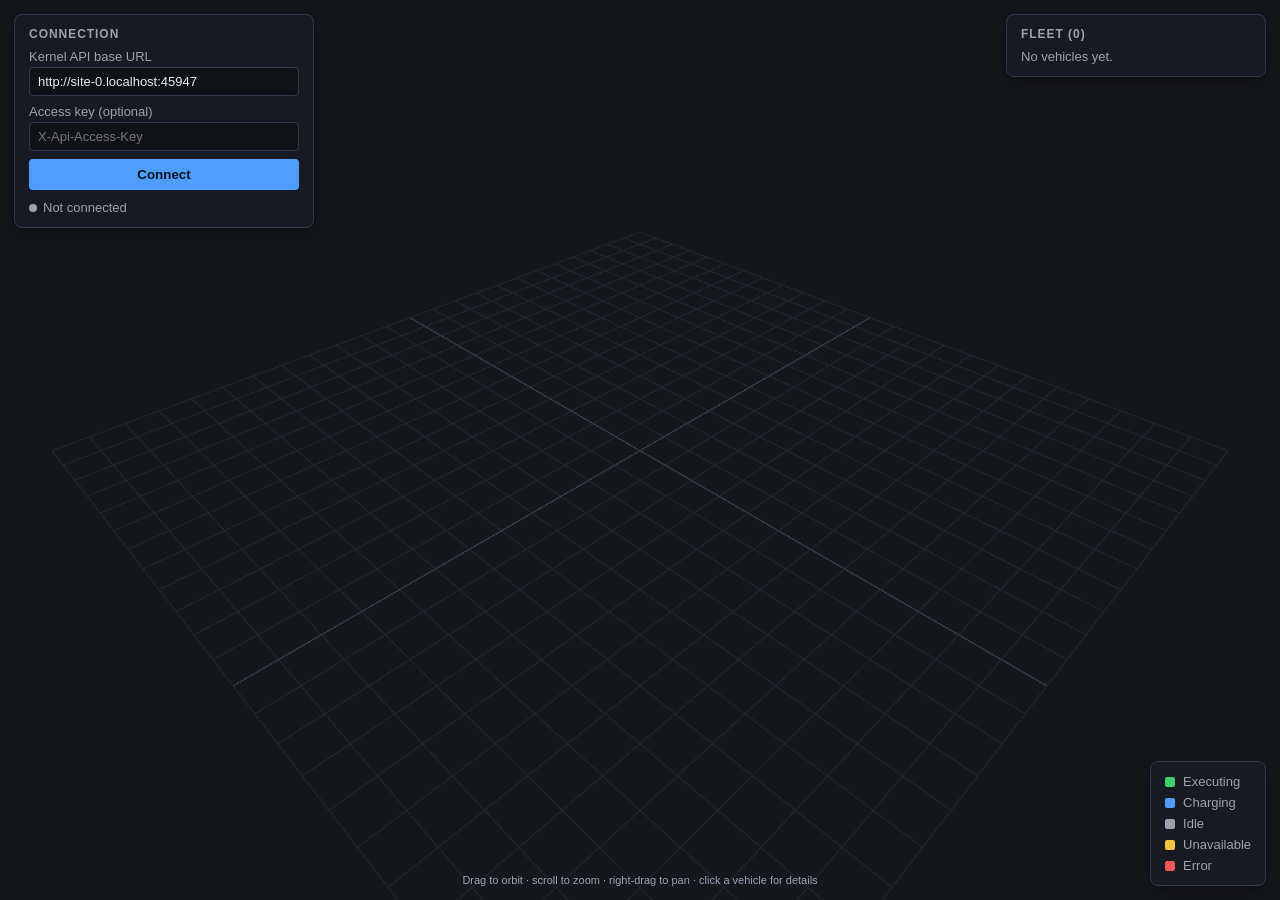
<file: opentcs-kernel-extension-http-services/src/main/resources/org/opentcs/kernel/extensions/servicewebapi/webviewer3d/index.html>
<!--
SPDX-FileCopyrightText: The openTCS Authors
SPDX-License-Identifier: MIT
-->
<!DOCTYPE html>
<html lang="en">
<head>
<meta charset="UTF-8" />
<meta name="viewport" content="width=device-width, initial-scale=1.0" />
<title>openTCS &ndash; 3D Fleet Viewer</title>
<style>
  :root {
    color-scheme: dark;
    --bg: #14171c;
    --panel-bg: rgba(24, 28, 35, 0.92);
    --panel-border: #33394a;
    --text: #e6e9ef;
    --text-dim: #9aa3b2;
    --accent: #4f9dff;
    --ok: #3ecf6a;
    --warn: #f5c542;
    --err: #ef5757;
  }

  * {
    box-sizing: border-box;
  }

  html, body {
    margin: 0;
    height: 100%;
    background: var(--bg);
    color: var(--text);
    font-family: "Segoe UI", Roboto, Helvetica, Arial, sans-serif;
    font-size: 13px;
    overflow: hidden;
  }

  #viewport {
    position: fixed;
    inset: 0;
  }

  #viewport canvas {
    display: block;
  }

  .panel {
    position: fixed;
    background: var(--panel-bg);
    border: 1px solid var(--panel-border);
    border-radius: 8px;
    padding: 12px 14px;
    backdrop-filter: blur(6px);
    box-shadow: 0 4px 18px rgba(0, 0, 0, 0.35);
  }

  .panel h2 {
    margin: 0 0 8px;
    font-size: 12px;
    letter-spacing: 0.08em;
    text-transform: uppercase;
    color: var(--text-dim);
  }

  #settingsPanel {
    top: 14px;
    left: 14px;
    width: 300px;
  }

  #settingsPanel .row {
    display: flex;
    gap: 6px;
    margin-bottom: 8px;
  }

  #settingsPanel label {
    display: block;
    color: var(--text-dim);
    margin-bottom: 3px;
  }

  #settingsPanel input {
    width: 100%;
    background: #0f1216;
    border: 1px solid var(--panel-border);
    border-radius: 4px;
    color: var(--text);
    padding: 6px 8px;
    font-size: 13px;
  }

  #settingsPanel button {
    width: 100%;
    background: var(--accent);
    border: none;
    border-radius: 4px;
    color: #08131f;
    font-weight: 600;
    padding: 8px;
    cursor: pointer;
  }

  #settingsPanel button:hover {
    filter: brightness(1.1);
  }

  #statusLine {
    margin-top: 10px;
    display: flex;
    align-items: center;
    gap: 6px;
    color: var(--text-dim);
  }

  .dot {
    width: 8px;
    height: 8px;
    border-radius: 50%;
    background: var(--text-dim);
    flex: none;
  }

  .dot.connecting { background: var(--warn); }
  .dot.connected { background: var(--ok); }
  .dot.disconnected { background: var(--err); }

  #errorLine {
    margin-top: 6px;
    color: var(--err);
    word-break: break-word;
    display: none;
  }

  #fleetPanel {
    top: 14px;
    right: 14px;
    width: 260px;
    max-height: calc(100vh - 28px);
    overflow-y: auto;
  }

  #fleetList {
    list-style: none;
    margin: 0;
    padding: 0;
  }

  #fleetList li {
    display: flex;
    align-items: center;
    gap: 8px;
    padding: 7px 6px;
    border-radius: 5px;
    cursor: pointer;
  }

  #fleetList li:hover {
    background: rgba(255, 255, 255, 0.06);
  }

  #fleetList li.selected {
    background: rgba(79, 157, 255, 0.18);
    outline: 1px solid var(--accent);
  }

  #fleetList .swatch {
    width: 10px;
    height: 10px;
    border-radius: 2px;
    flex: none;
  }

  #fleetList .name {
    flex: 1;
    overflow: hidden;
    text-overflow: ellipsis;
    white-space: nowrap;
  }

  #fleetList .state {
    color: var(--text-dim);
    font-size: 11px;
  }

  #fleetEmpty {
    color: var(--text-dim);
  }

  #detailPanel {
    bottom: 14px;
    left: 14px;
    width: 300px;
    display: none;
  }

  #detailPanel dl {
    margin: 0;
    display: grid;
    grid-template-columns: auto 1fr;
    gap: 4px 10px;
  }

  #detailPanel dt {
    color: var(--text-dim);
  }

  #detailPanel dd {
    margin: 0;
    text-align: right;
  }

  #legendPanel {
    bottom: 14px;
    right: 14px;
    display: flex;
    flex-direction: column;
    gap: 6px;
  }

  #legendPanel .item {
    display: flex;
    align-items: center;
    gap: 8px;
    color: var(--text-dim);
  }

  #legendPanel .swatch {
    width: 10px;
    height: 10px;
    border-radius: 2px;
  }

  #hint {
    position: fixed;
    bottom: 14px;
    left: 50%;
    transform: translateX(-50%);
    color: var(--text-dim);
    font-size: 11px;
    pointer-events: none;
  }
</style>
</head>
<body>
  <div id="viewport"></div>

  <div id="settingsPanel" class="panel">
    <h2>Connection</h2>
    <div class="row">
      <div style="flex:1">
        <label for="baseUrlInput">Kernel API base URL</label>
        <input id="baseUrlInput" type="text" placeholder="http://localhost:55200" />
      </div>
    </div>
    <div class="row">
      <div style="flex:1">
        <label for="accessKeyInput">Access key (optional)</label>
        <input id="accessKeyInput" type="password" placeholder="X-Api-Access-Key" />
      </div>
    </div>
    <button id="connectButton" type="button">Connect</button>
    <div id="statusLine">
      <span id="statusDot" class="dot"></span>
      <span id="statusText">Not connected</span>
    </div>
    <div id="errorLine"></div>
  </div>

  <div id="fleetPanel" class="panel">
    <h2>Fleet (<span id="fleetCount">0</span>)</h2>
    <div id="fleetEmpty">No vehicles yet.</div>
    <ul id="fleetList"></ul>
  </div>

  <div id="detailPanel" class="panel">
    <h2 id="detailName">Vehicle</h2>
    <dl>
      <dt>State</dt><dd id="detailState">&ndash;</dd>
      <dt>Energy</dt><dd id="detailEnergy">&ndash;</dd>
      <dt>Position</dt><dd id="detailPosition">&ndash;</dd>
      <dt>Orientation</dt><dd id="detailOrientation">&ndash;</dd>
      <dt>Order</dt><dd id="detailOrder">&ndash;</dd>
    </dl>
  </div>

  <div id="legendPanel" class="panel">
    <div class="item"><span class="swatch" style="background:#3ecf6a"></span>Executing</div>
    <div class="item"><span class="swatch" style="background:#4f9dff"></span>Charging</div>
    <div class="item"><span class="swatch" style="background:#9aa3b2"></span>Idle</div>
    <div class="item"><span class="swatch" style="background:#f5c542"></span>Unavailable</div>
    <div class="item"><span class="swatch" style="background:#ef5757"></span>Error</div>
  </div>

  <div id="hint">Drag to orbit &middot; scroll to zoom &middot; right-drag to pan &middot; click a vehicle for details</div>

  <script type="importmap">
    {
      "imports": {
        "three": "./vendor/three.module.min.js"
      }
    }
  </script>
  <script type="module" src="./viewer3d.js"></script>
</body>
</html>
</file>
